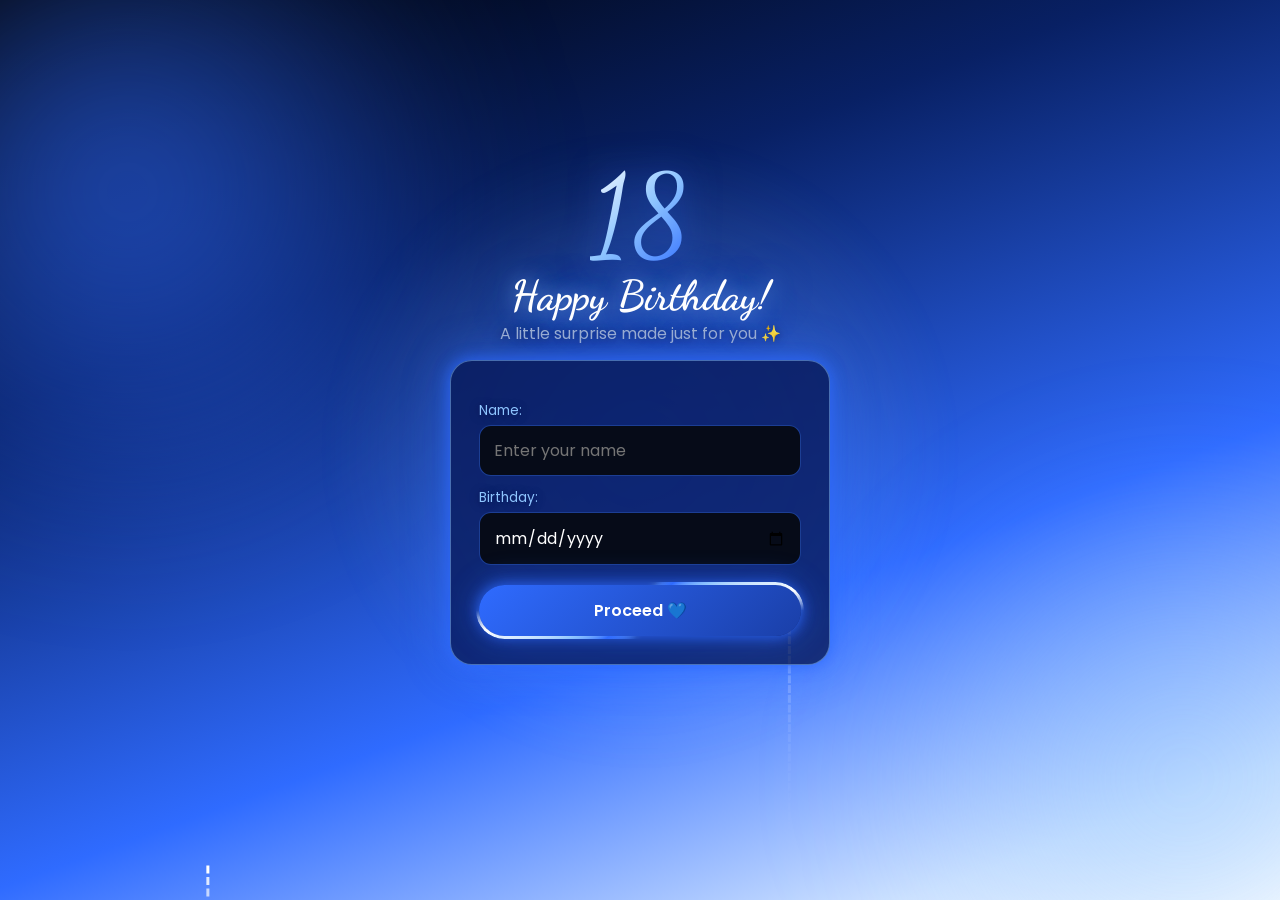
<file: index.html>
<!DOCTYPE html>
<html lang="en">
<head>
<meta charset="UTF-8">
<meta name="viewport" content="width=device-width, initial-scale=1">
<title>Happy 18th Birthday</title>
<link href="https://fonts.googleapis.com/css2?family=Dancing+Script:wght@600;700&family=Poppins:wght@300;400;600&family=Courier+Prime&display=swap" rel="stylesheet">
<link rel="stylesheet" href="style.css">
</head>
<body>
<section id="loginPage" class="page center">
  <div class="big18">18</div>
  <h1 style="font-size:2.6rem">Happy Birthday!</h1>
  <p style="color:var(--mut)">A little surprise made just for you ✨</p>
  <div class="box">
    <label for="nm">Name:</label><input id="nm" placeholder="Enter your name">
    <label for="bd">Birthday:</label><input id="bd" type="date">
    <button class="btn w" onclick="proceed()">Proceed 💙</button>
  </div>
</section>

<!-- all other pages open inside this frame, so the music is never interrupted -->
<iframe id="app" style="display:none;position:fixed;inset:0;width:100%;height:100%;border:0;z-index:5;background:#04060d"></iframe>

<script src="common.js"></script>
<script>
/* ===== EDIT HERE: background music (invisible; plays on every page except Music) ===== */
const BGM_SRC="song-1.mp3";
const BGM_VOLUME=1; // 0 to 1
/* ==================================================================================== */

try{startFireworks()}catch(e){}
const bgm=new Audio(BGM_SRC);bgm.loop=true;bgm.volume=BGM_VOLUME;
bgm.onerror=()=>alert('Cannot load music: '+BGM_SRC);
let started=false;

function proceed(){
  const n=$('nm').value.trim(),b=$('bd').value;
  if(!n||!b){alert('Please fill in your name and birthday 💙');return}
  try{localStorage.setItem('b18name',n)}catch(e){}
  bgm.play().then(()=>{started=true}).catch(()=>{}); // starts automatically on this tap
  confetti();
  setTimeout(()=>{
    $('loginPage').style.display='none';
    $('app').src='home.html';$('app').style.display='block';
  },1200);
}

// pause the music on the Music page, resume it on every other page
addEventListener('message',e=>{
  const p=e.data&&e.data.b18page;if(!p)return;
  if(p==='music.html')bgm.pause();
  else if(bgm.paused)bgm.play().then(()=>{started=true}).catch(()=>{});
});
</script>
</body>
</html>
</file>
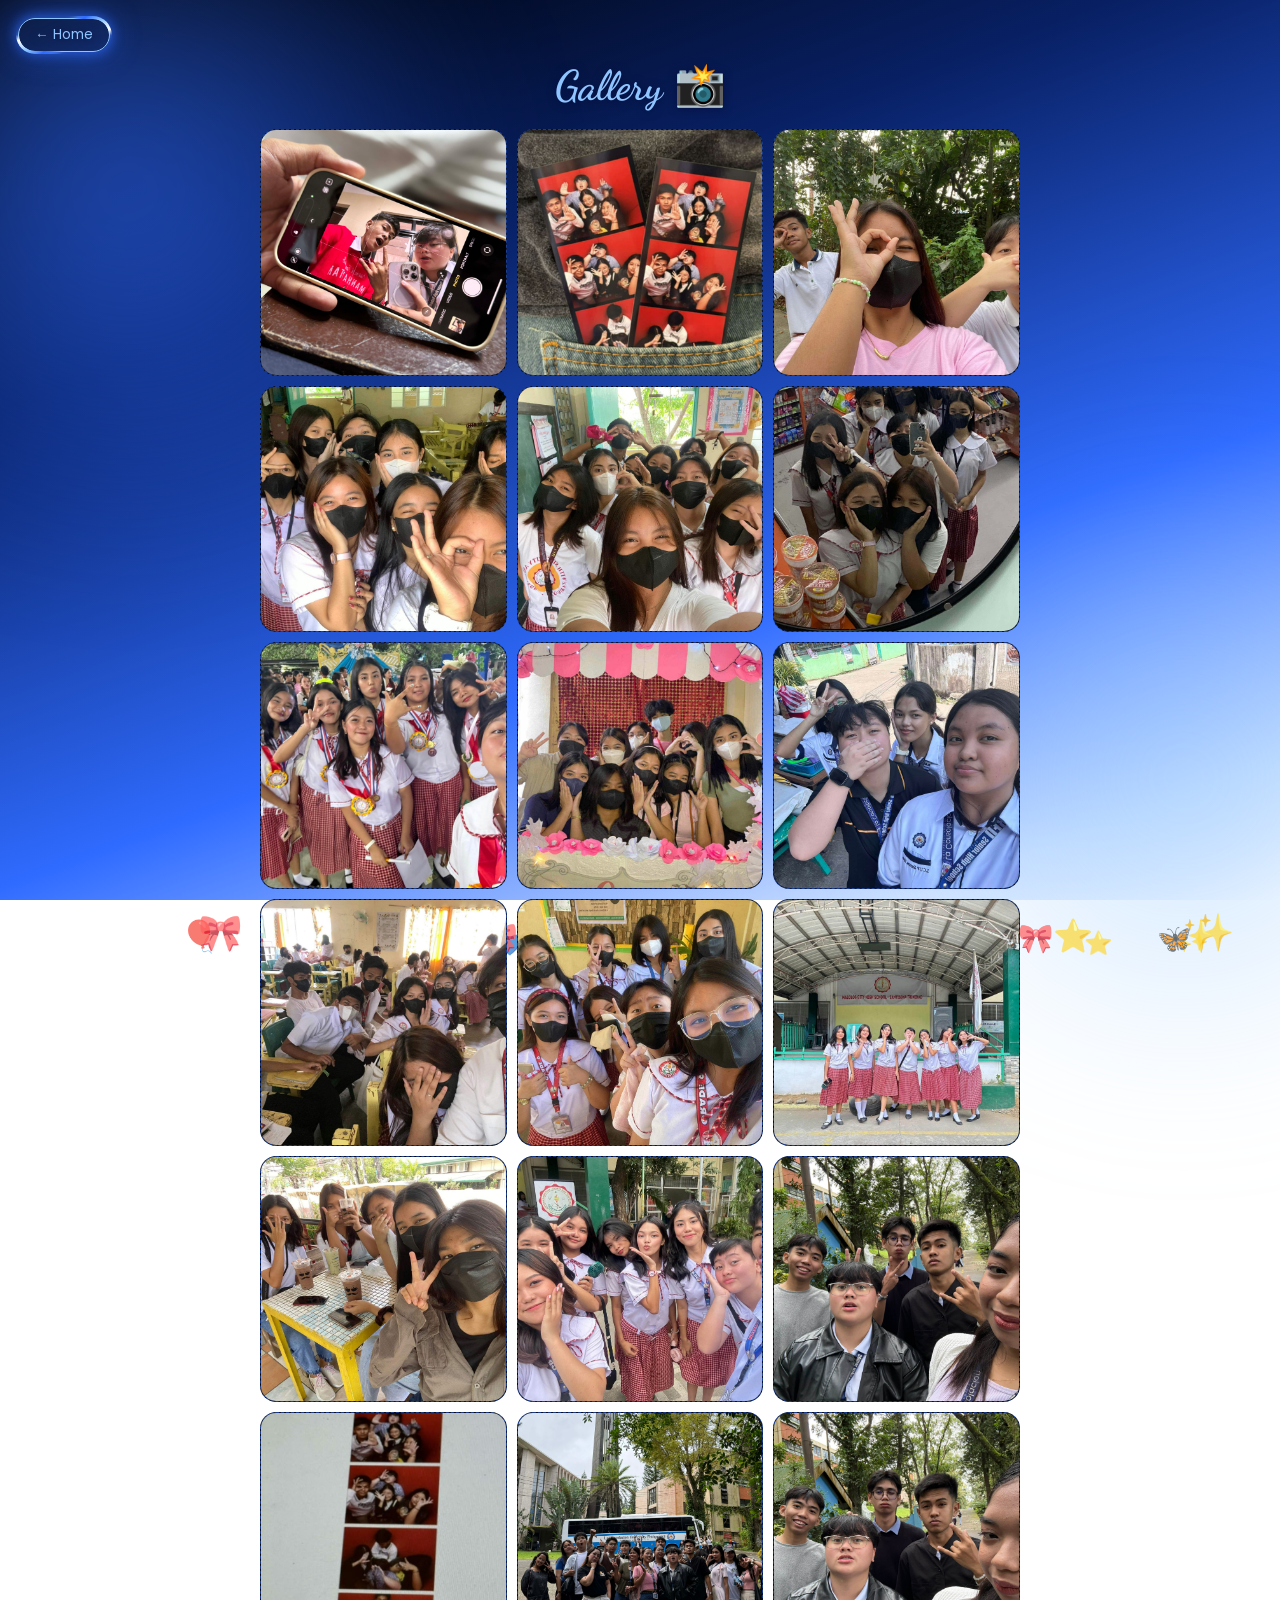
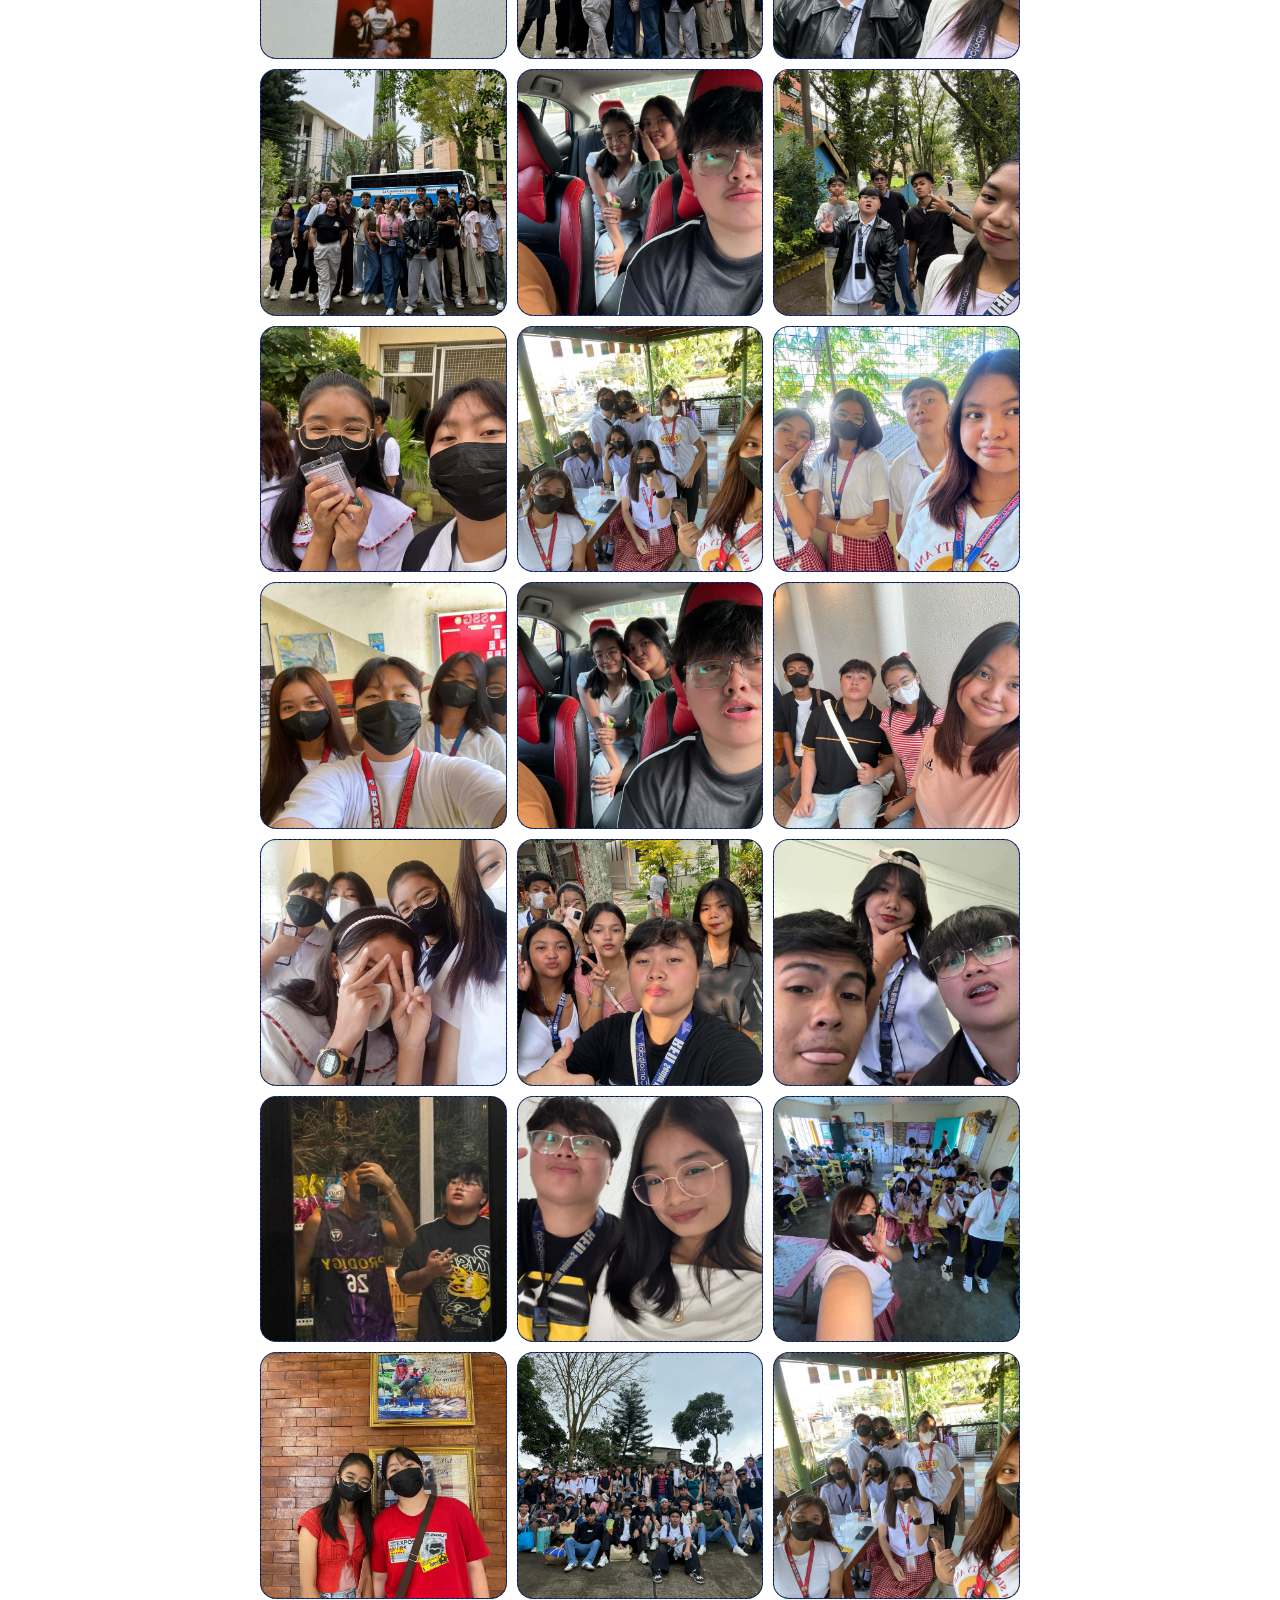
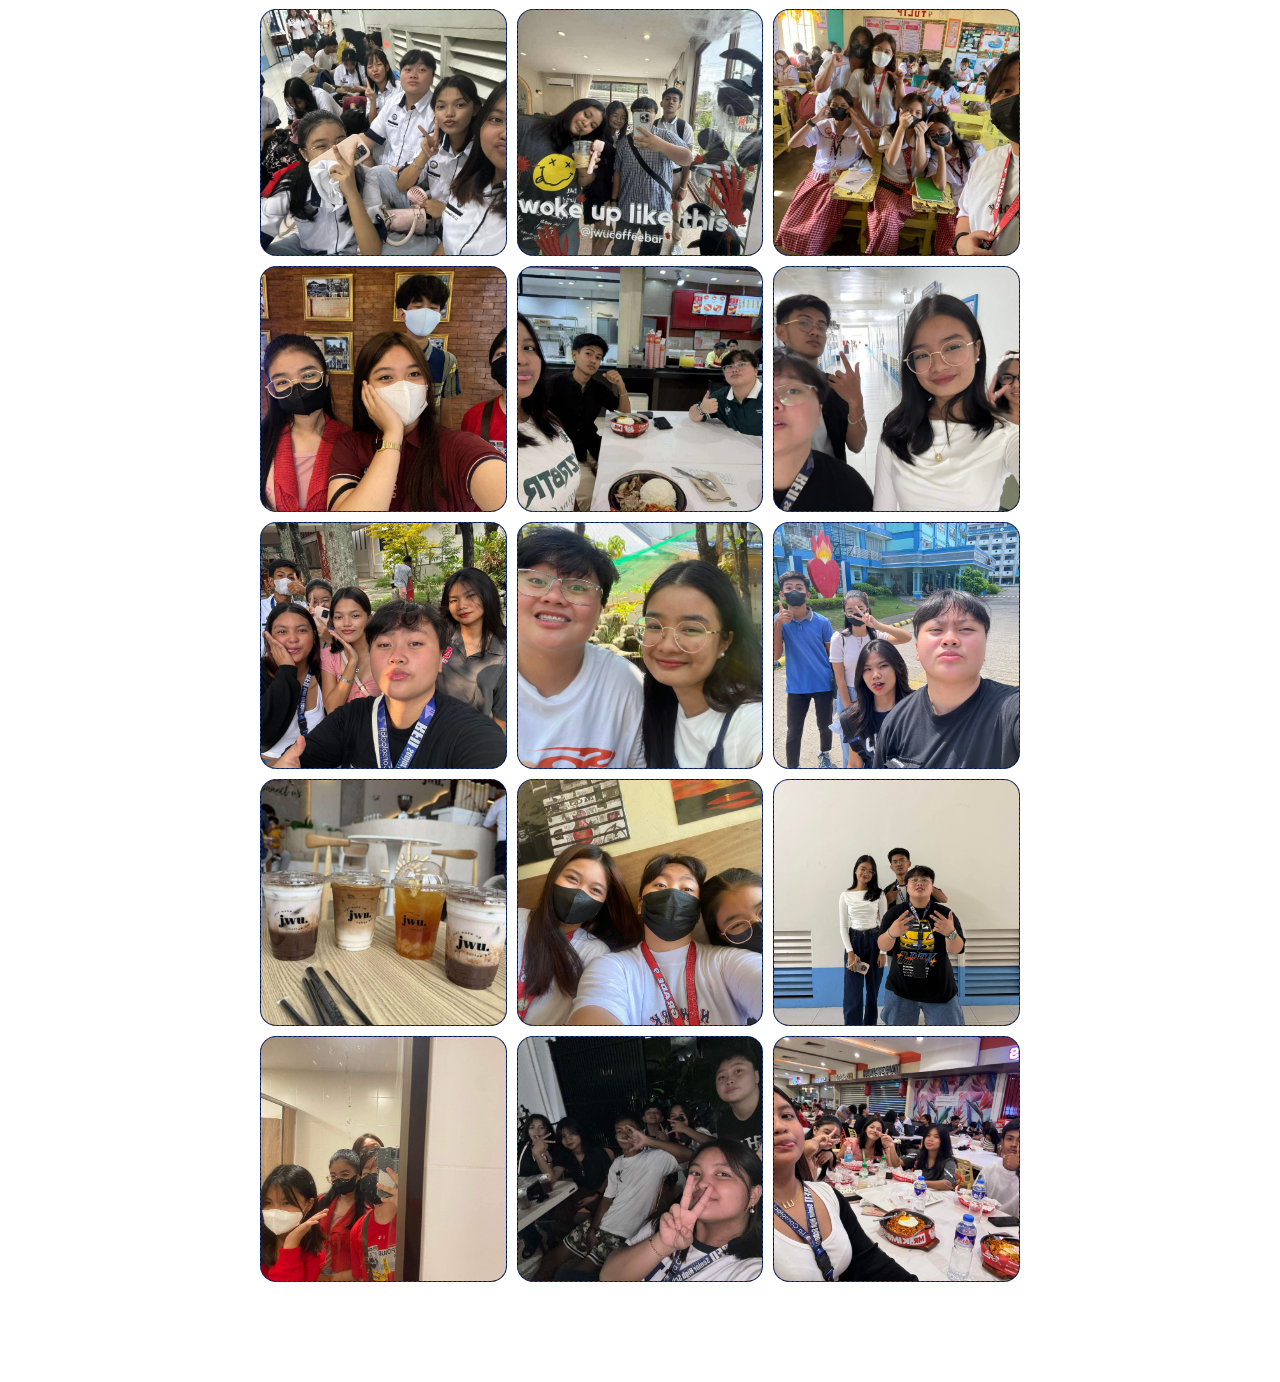
<file: gallery.html>
<!DOCTYPE html>
<html lang="en">
<head>
<meta charset="UTF-8">
<meta name="viewport" content="width=device-width, initial-scale=1">
<title>Gallery | Happy 18th</title>
<link href="https://fonts.googleapis.com/css2?family=Dancing+Script:wght@600;700&family=Poppins:wght@300;400;600&family=Courier+Prime&display=swap" rel="stylesheet">
<link rel="stylesheet" href="style.css">
</head>
<body>
<a class="back" href="home.html">← Home</a>
<section class="page">
  <h2>Gallery 📸</h2>
  <div class="grid g-pic" id="pg"></div>
</section>
<script src="common.js"></script>
<script>
/* ===== EDIT HERE: 50 photo slots =====
   Put an image link (or a file path like "photos/1.jpg") in a slot.
   Example: PHOTOS[0]="https://example.com/photo.jpg"; */
const PHOTOS=Array(51).fill("");
PHOTOS[0]="pic-1.jpeg" 
PHOTOS[1]="pic-2.jpeg" 
PHOTOS[2]="pic-3.jpeg" 
PHOTOS[3]="pic-4.jpeg" 
PHOTOS[4]="pic-5.jpeg" 
PHOTOS[5]="pic-6.jpeg" 
PHOTOS[6]="pic-7.jpeg" 
PHOTOS[7]="pic-8.jpeg" 
PHOTOS[8]="pic-9.jpeg" 
PHOTOS[9]="pic-10.jpeg" 
PHOTOS[10]="pic-11.jpeg" 
PHOTOS[11]="pic-12.jpeg" 
PHOTOS[12]="pic-13.jpeg" 
PHOTOS[13]="pic-14.jpeg" 
PHOTOS[14]="pic-A.jpeg"
PHOTOS[15]="pic-B.jpg" 
PHOTOS[16]="pic-C.jpeg" 
PHOTOS[17]="pic-D.jpeg" 
PHOTOS[18]="pic-E.jpeg" 
PHOTOS[19]="pic-F.jpeg" 
PHOTOS[20]="pic-G.jpeg" 
PHOTOS[21]="pic-H.jpeg" 
PHOTOS[22]="pic-I.jpeg" 
PHOTOS[23]="pic-J.jpeg" 
PHOTOS[24]="pic-K.jpeg" 
PHOTOS[25]="pic-L.jpeg" 
PHOTOS[26]="pic-O.jpeg" 
PHOTOS[27]="pic-P.jpeg" 
PHOTOS[28]="pic-Q.jpeg" 
PHOTOS[29]="pic-R.jpeg" 
PHOTOS[30]="pic-S.jpeg" 
PHOTOS[31]="pic-T.jpeg" 
PHOTOS[32]="pic-U.jpeg" 
PHOTOS[33]="pic-V.jpeg" 
PHOTOS[34]="pic-W.jpeg" 
PHOTOS[35]="pic-15.jpeg" 
PHOTOS[36]="pic-16.jpeg" 
PHOTOS[37]="pic-17.jpeg"
PHOTOS[38]="pic-18.jpeg" 
PHOTOS[39]="pic-19.jpeg" 
PHOTOS[40]="pic-20.jpeg" 
PHOTOS[41]="pic-21.jpeg"
PHOTOS[42]="pic-22.jpeg"
PHOTOS[43]="pic-23.jpeg" 
PHOTOS[44]="pic-24.jpeg" 
PHOTOS[45]="pic-25.jpeg" 
PHOTOS[46]="pic-26.jpeg" 
PHOTOS[47]="pic-27.jpeg" 
PHOTOS[48]="pic-28.jpeg" 
PHOTOS[49]="pic-29.jpeg" 
PHOTOS[50]="pic-30.jpeg"


/* ===================================== */

PHOTOS.forEach((u,i)=>{
 const d=document.createElement('div');d.className='slot';
 d.innerHTML=u?`<img loading="lazy" src="${u}" alt="Photo ${i+1}">`:`📷 ${i+1}`;
 if(u)d.onclick=()=>openM(`<img src="${u}" alt="Photo ${i+1}">`);
 $('pg').appendChild(d);
});
</script>
</body>
</html>
</file>
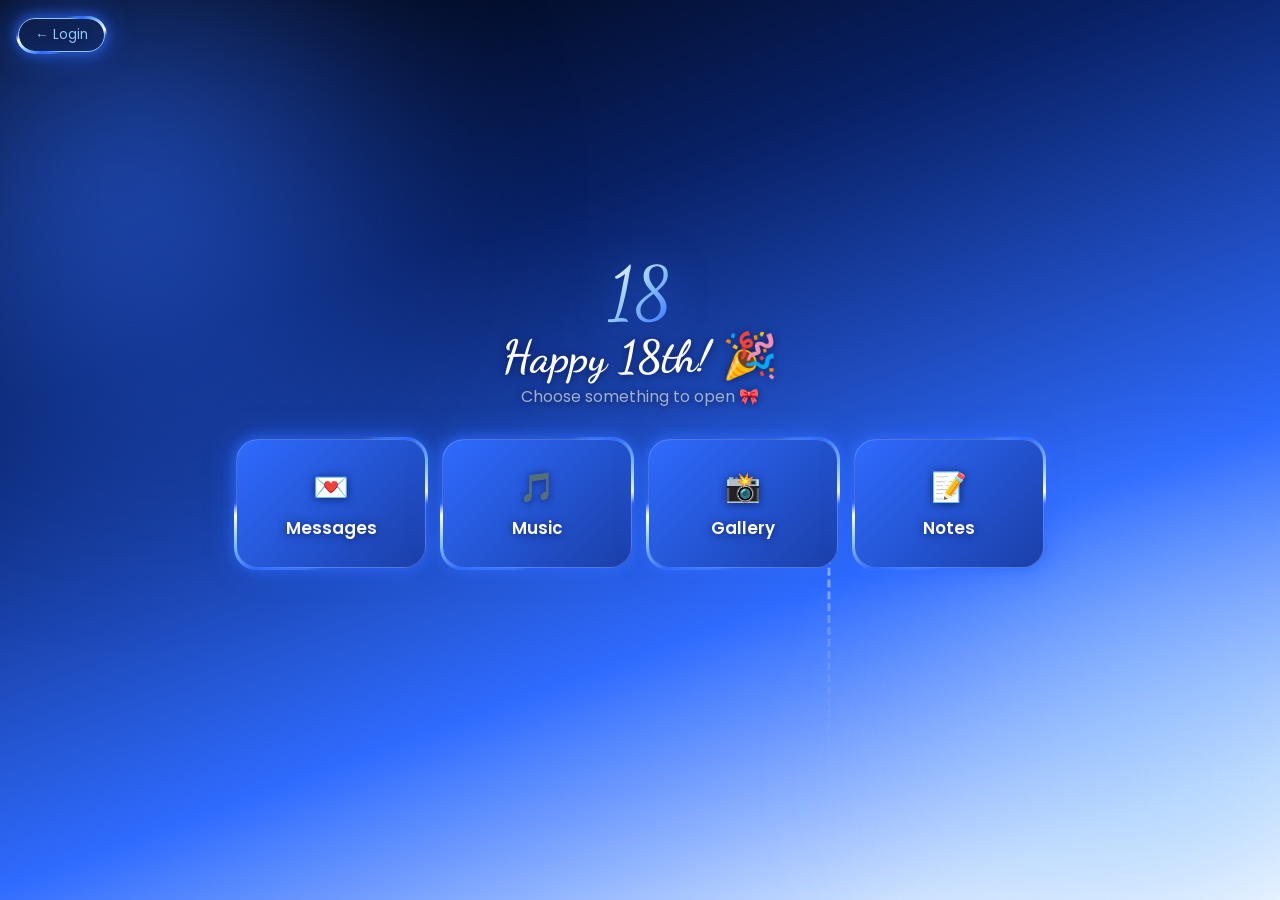
<file: home.html>
<!DOCTYPE html>
<html lang="en">
<head>
<meta charset="UTF-8">
<meta name="viewport" content="width=device-width, initial-scale=1">
<title>Home | Happy 18th</title>
<link href="https://fonts.googleapis.com/css2?family=Dancing+Script:wght@600;700&family=Poppins:wght@300;400;600&family=Courier+Prime&display=swap" rel="stylesheet">
<link rel="stylesheet" href="style.css">
</head>
<body>
<a class="back" href="index.html" target="_top">← Login</a>
<section class="page center">
  <div class="big18" style="font-size:4.5rem">18</div>
  <h1 id="hi" style="font-size:2.8rem">Happy 18th! 🎉</h1>
  <p style="color:var(--mut)">Choose something to open 🎀</p>
  <div class="menu">
    <a class="btn" href="messages.html"><span>💌</span>Messages</a>
    <a class="btn" href="music.html"><span>🎵</span>Music</a>
    <a class="btn" href="gallery.html"><span>📸</span>Gallery</a>
    <a class="btn" href="notes.html"><span>📝</span>Notes</a>
  </div>
</section>
<script src="common.js"></script>
<script>
try{const n=getName();if(n)document.getElementById('hi').textContent='Happy 18th, '+n+'! 🎉'}catch(e){}
try{startFireworks()}catch(e){}
</script>
</body>
</html>
</file>
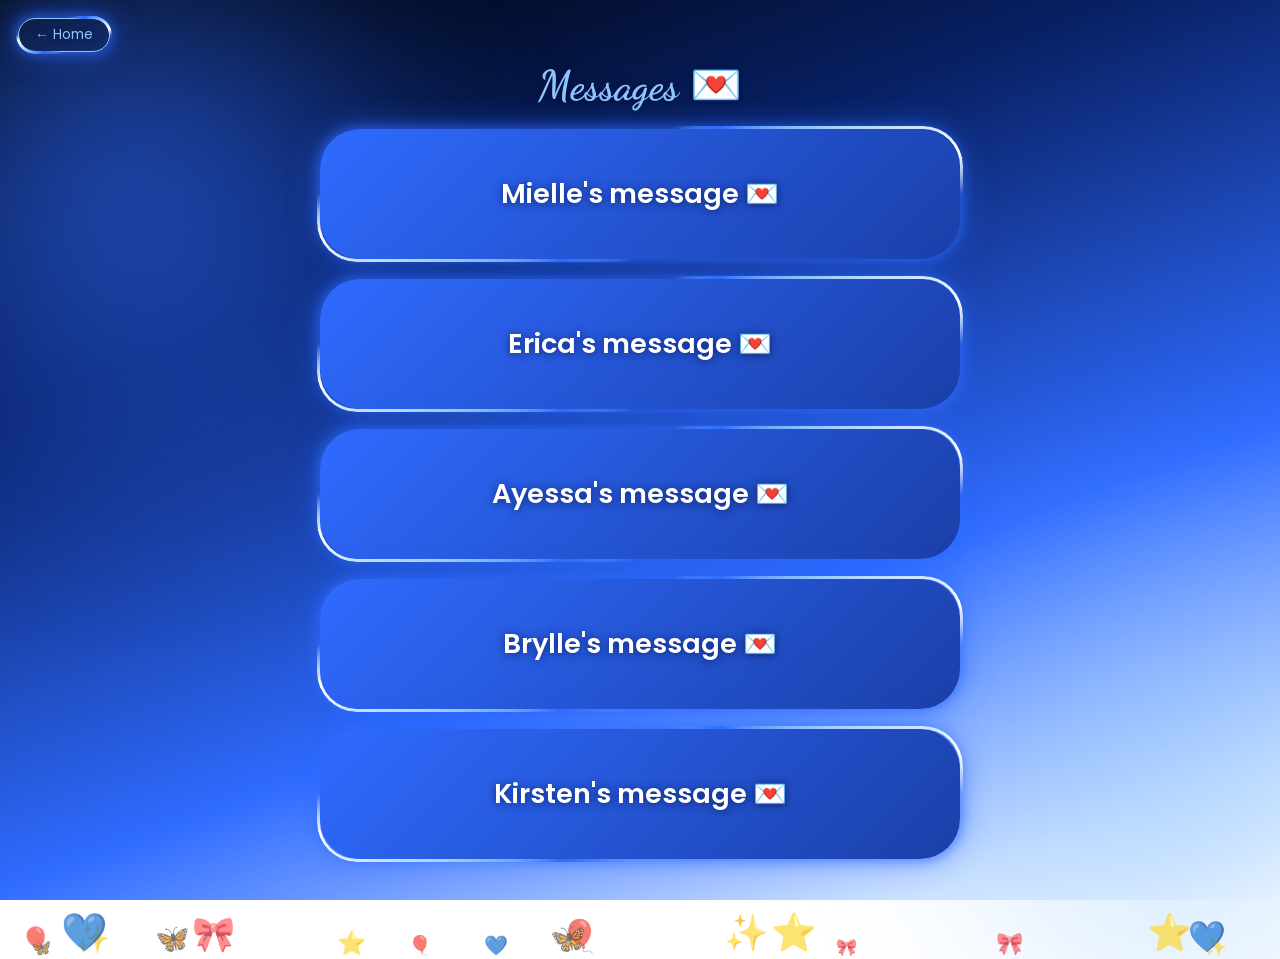
<file: messages.html>
<!DOCTYPE html>
<html lang="en">
<head>
<meta charset="UTF-8">
<meta name="viewport" content="width=device-width, initial-scale=1">
<title>Messages | Happy 18th</title>
<link href="https://fonts.googleapis.com/css2?family=Dancing+Script:wght@600;700&family=Poppins:wght@300;400;600&family=Courier+Prime&display=swap" rel="stylesheet">
<link rel="stylesheet" href="style.css">
</head>
<body>
<a class="back" href="home.html">← Home</a>
<section class="page wide">
  <h2>Messages 💌</h2>
  <div class="mbtns" id="mb"></div>
</section>
<script src="common.js"></script>
<script>
/* ===== EDIT HERE: names and letters ===== */
const MESSAGES=[
 {from:"Mielle",text:"Dear you,\n\n Happy birthday, kie!    ⋆i hope you know that your presence has never frightened me, as someone who has always been scared of so many things. there’s just something about you that makes everything feel a little softer and a little less scary. i hope you know how much i appreciate that. i’m really glad i get to know you and have you in my life. i love chu, always and in all ways. 🩷 \n\nWith love,\nMielle"},
 
 {from:"Erica",text:"Dear you,\n\nHappy Birthday KIEEEE! Official adult ka na talaga, pero kahit tumatanda na tayo, wala pa ring magbabago sa friendship natin. Super thankful ako sa lahat ng chika, tawanan, at support mo through everything. Wish ko lang talaga na makuha mo lahat ng blessings and happiness na deserve mo sa bagong chapter na ‘to. Remember na nandito lang ako lagi cheering for you—love you always kie! 💗\n\nWith love,\nErica"},

 {from:"Ayessa",text:"Dear you,\n\nHappy 18th birthday, kiesha! wishing you all the best as you step into this new chapter of your life. always remember that I’m here for you through every joy and every challenge. even though we don’t get to spend as much time together as we used to, i’m still right here as your friend, ready to support you and cheer you on in every one of your victories. thank you for being such a loving friend and for bringing so much happiness to our friendship. these nearly five years of being friends mean the world to me and you’ve been such a wonderful part of my life too. please always remember that i'm still here for you. i love you so much, kiesha! have the happiest birthday!\n\nWith love,\nAyessa"},
 
 {from:"Brylle",text:"Dear you,\n\n Happy 18th birthday! Meeting you was one of the best things that ever happened to me. You turned ordinary days into memories I'll keep forever. Thank you for listening, for laughing with me, and for staying when things got hard. A real friend is rare, and you are one of the truest I've ever had. As you step into adulthood, I hope you chase every dream and always remember you're never alone. Whatever comes next, I'll be cheering for you every step of the way. Here's to you, to us, and to so many more years of friendship. Always remember that I'm always here for you, no matter what. love u! \n\nWith love,\nBrylle"},
 
 {from:"Kirsten",text:"Dear you,\n\n Happy birthday, pogi! best buddy ko 'to sa math kasi pareho tayong math wizard, tipong 8+7 nag lo-loading tayong dalawa, jk. I don't need to explain or recall every single detail of our friendship. all I know is that my high school years were so much better simply because you were there. stressing ang SHS, pero I'm glad na nandiyan kayo, kaya tawa pa rin ako nang tawa, mamamatay na ata ako no'n sa sakit ng tyan ko.  I wish nothing but the best for you— 'yun ay magkaroon ng good health at ma-pursue mo 'yung passion mo. At the end of the day, kahit hindi na tayo magkasama sa iisang classroom, naging pamilya ko na kayo, I'll always be in your corner cheering you on. \n\nWith love,\nKirsten"}
];
const TYPE_SPEED=70; // milliseconds per letter (bigger = slower)
/* ======================================== */

// each button gets its own message box directly under it
let tt;
MESSAGES.forEach(m=>{
 const w=document.createElement('div');
 const b=document.createElement('button');b.className='btn';b.textContent=m.from+"'s message 💌";
 const p=document.createElement('div');p.className='paper';
 b.onclick=()=>show(p,b,m.text);
 w.append(b,p);$('mb').appendChild(w);
});
function show(p,b,t){
 clearInterval(tt);
 if(p.style.display==='block'){p.style.display='none';p.textContent='';return} // tap again = close
 document.querySelectorAll('.paper').forEach(e=>{if(e!==p){e.style.display='none';e.textContent=''}});
 p.style.display='block';p.className='paper';p.textContent='';
 b.scrollIntoView({behavior:'smooth',block:'start'});
 let i=0;
 tt=setInterval(()=>{p.textContent+=t[i++];p.scrollTop=p.scrollHeight;
  if(i>=t.length){clearInterval(tt);p.classList.add('done')}},TYPE_SPEED);
}
</script>
</body>
</html>
</file>
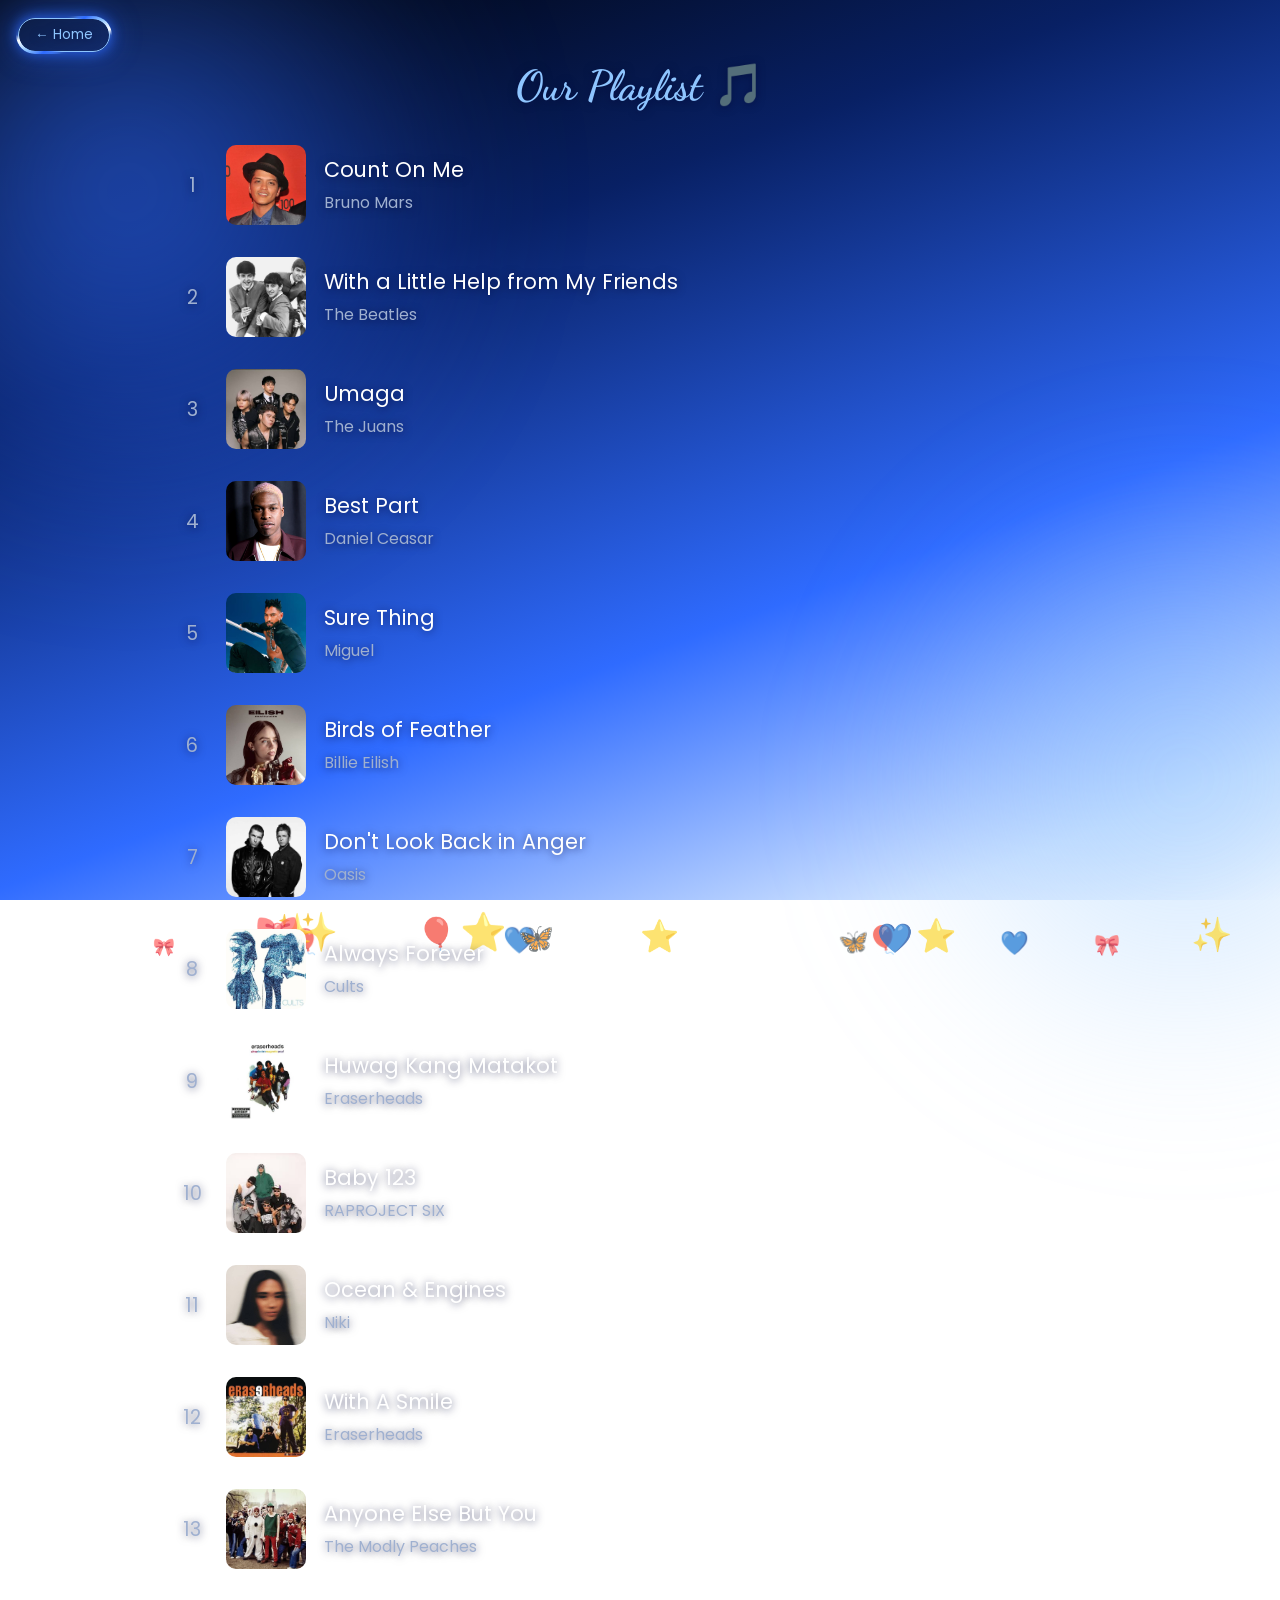
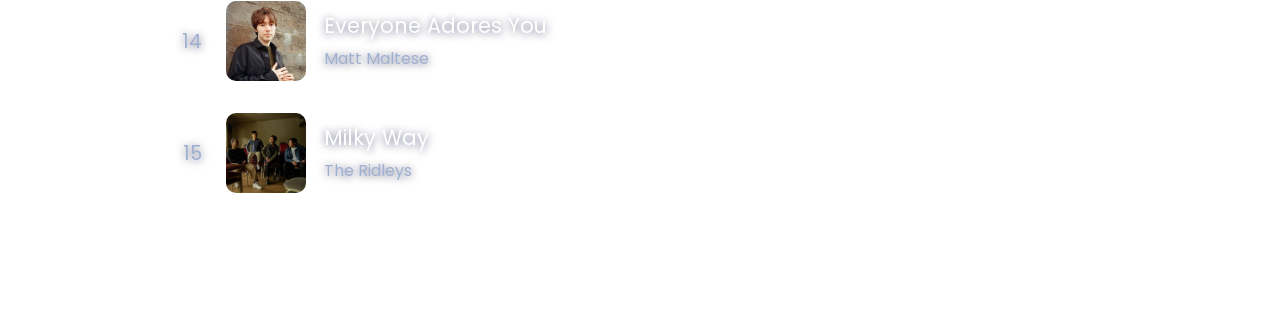
<file: music.html>
<!DOCTYPE html>
<html lang="en">
<head>
<meta charset="UTF-8">
<meta name="viewport" content="width=device-width, initial-scale=1">
<title>Music | Happy 18th</title>
<link href="https://fonts.googleapis.com/css2?family=Dancing+Script:wght@600;700&family=Poppins:wght@300;400;600&family=Courier+Prime&display=swap" rel="stylesheet">
<link rel="stylesheet" href="style.css">
</head>
<body>
<a class="back" href="home.html">← Home</a>
<section class="page">
  <h2>Our Playlist 🎵</h2>
  <div id="songs"></div>
</section>
<div id="player"><div class="pi">
  <div class="pinfo"><div class="cov" id="pc"></div><div><div id="pt" style="font-weight:600"></div><small id="pa" style="color:var(--mut)"></small></div></div>
  <div class="ctrl">
    <div><button onclick="step(-1)">⏮</button><button class="pp" id="pp" onclick="toggle()">▶</button><button onclick="step(1)">⏭</button></div>
    <div class="bar"><span id="cur">0:00</span><input type="range" id="seek" value="0" min="0" max="100" step="0.1"><span id="dur">0:00</span></div>
  </div>
</div></div>
<script src="common.js"></script>
<script>
/* ===== EDIT HERE: 12 songs =====
   src   = link to an .mp3 file (or a file in the same folder, e.g. "songs/one.mp3")
   cover = link to an image (optional) */
const SONGS=[
 {title:"Count On Me",artist:"Bruno Mars",src:"song-2.mp3",cover:"cover-B.jpeg"}, 
 
 {title:"With a Little Help from My Friends",artist:"The Beatles",src:"song-3.mp3",cover:"cover-C.jpeg"},
 
 {title:"Umaga",artist:"The Juans",src:"song-4.mp3",cover:"cover-D.jpeg"}
 
 ,{title:"Best Part",artist:"Daniel Ceasar",src:"song-5.mp3",cover:"cover-E.jpg"},
 
 {title:"Sure Thing",artist:"Miguel",src:"song-6.mp3",cover:"cover-F.jpeg"}
 
 ,{title:"Birds of Feather",artist:"Billie Eilish",src:"song-7.mp3",cover:"cover-G.jpeg"},
 
 {title:"Don't Look Back in Anger",artist:"Oasis",src:"song-8.mp3",cover:"cover-H.jpeg"}
 
 ,{title:"Always Forever",artist:"Cults",src:"song-9.mp3",cover:"cover-I.jpeg"},
 
 {title:"Huwag Kang Matakot",artist:"Eraserheads",src:"song-10.mp3",cover:"cover-J.jpeg"}
 
 ,{title:"Baby 123",artist:"RAPROJECT SIX",src:"song-11.mp3",cover:"cover-K.jpeg"},

 {title:"Ocean & Engines",artist:"Niki",src:"song-12.mp3",cover:"cover-L.jpeg"}
 
 ,{title:"With A Smile",artist:"Eraserheads",src:"song-13.mp3",cover:"cover-M.jpeg"}, 
 
 {title:"Anyone Else But You",artist:"The Modly Peaches",src:"song-14.mp3",cover:"cover-N.jpeg"}, 
 
 {title:"Everyone Adores You",artist:"Matt Maltese",src:"song-15.mp3",cover:"cover-O.jpeg"}, 
 
 {title:"Milky Way",artist:"The Ridleys",src:"song-16.mp3",cover:"cover-P.jpeg"}
];
/* =============================== */

const au=new Audio();let cur=-1,playing=false,sim=0,simT;
const fmt=s=>isNaN(s)?'0:00':Math.floor(s/60)+':'+String(Math.floor(s%60)).padStart(2,'0');
SONGS.forEach((s,i)=>{const d=document.createElement('div');d.className='song';d.id='s'+i;
 d.innerHTML=`<div class="n">${i+1}</div><div class="cov" style="${s.cover?`background-image:url(${s.cover})`:''}">${s.cover?'':'♪'}</div><div><div class="t">${s.title}</div><small>${s.artist}</small></div>`;
 d.onclick=()=>play(i);$('songs').appendChild(d)});
function play(i){cur=i;const s=SONGS[i];$('player').style.display='block';
 document.querySelectorAll('.song').forEach(e=>e.classList.remove('on'));$('s'+i).classList.add('on');
 $('pt').textContent=s.title;$('pa').textContent=s.artist;
 $('pc').style.backgroundImage=s.cover?`url(${s.cover})`:'';$('pc').textContent=s.cover?'':'♪';
 clearInterval(simT);sim=0;
 if(s.src){au.src=s.src;au.play().catch(()=>{})}
 else{au.pause();au.removeAttribute('src');simT=setInterval(()=>{if(playing){sim+=.25;upd(sim,200);if(sim>=200)step(1)}},250)}
 playing=true;$('pp').textContent='⏸'}
function toggle(){if(cur<0)return play(0);playing=!playing;$('pp').textContent=playing?'⏸':'▶';
 if(au.src)playing?au.play():au.pause()}
function step(d){play((cur+d+SONGS.length)%SONGS.length)}
function upd(c,t){$('seek').value=t?c/t*100:0;$('cur').textContent=fmt(c);$('dur').textContent=fmt(t)}
au.onerror=()=>{if(au.getAttribute('src'))alert('Cannot load this song file:\n'+au.getAttribute('src')+'\n\nCheck that the file name and folder match exactly.')};
au.ontimeupdate=()=>upd(au.currentTime,au.duration);au.onended=()=>step(1);
$('seek').oninput=e=>{if(au.src&&au.duration)au.currentTime=e.target.value/100*au.duration;else sim=e.target.value/100*200}
</script>
</body>
</html>
</file>
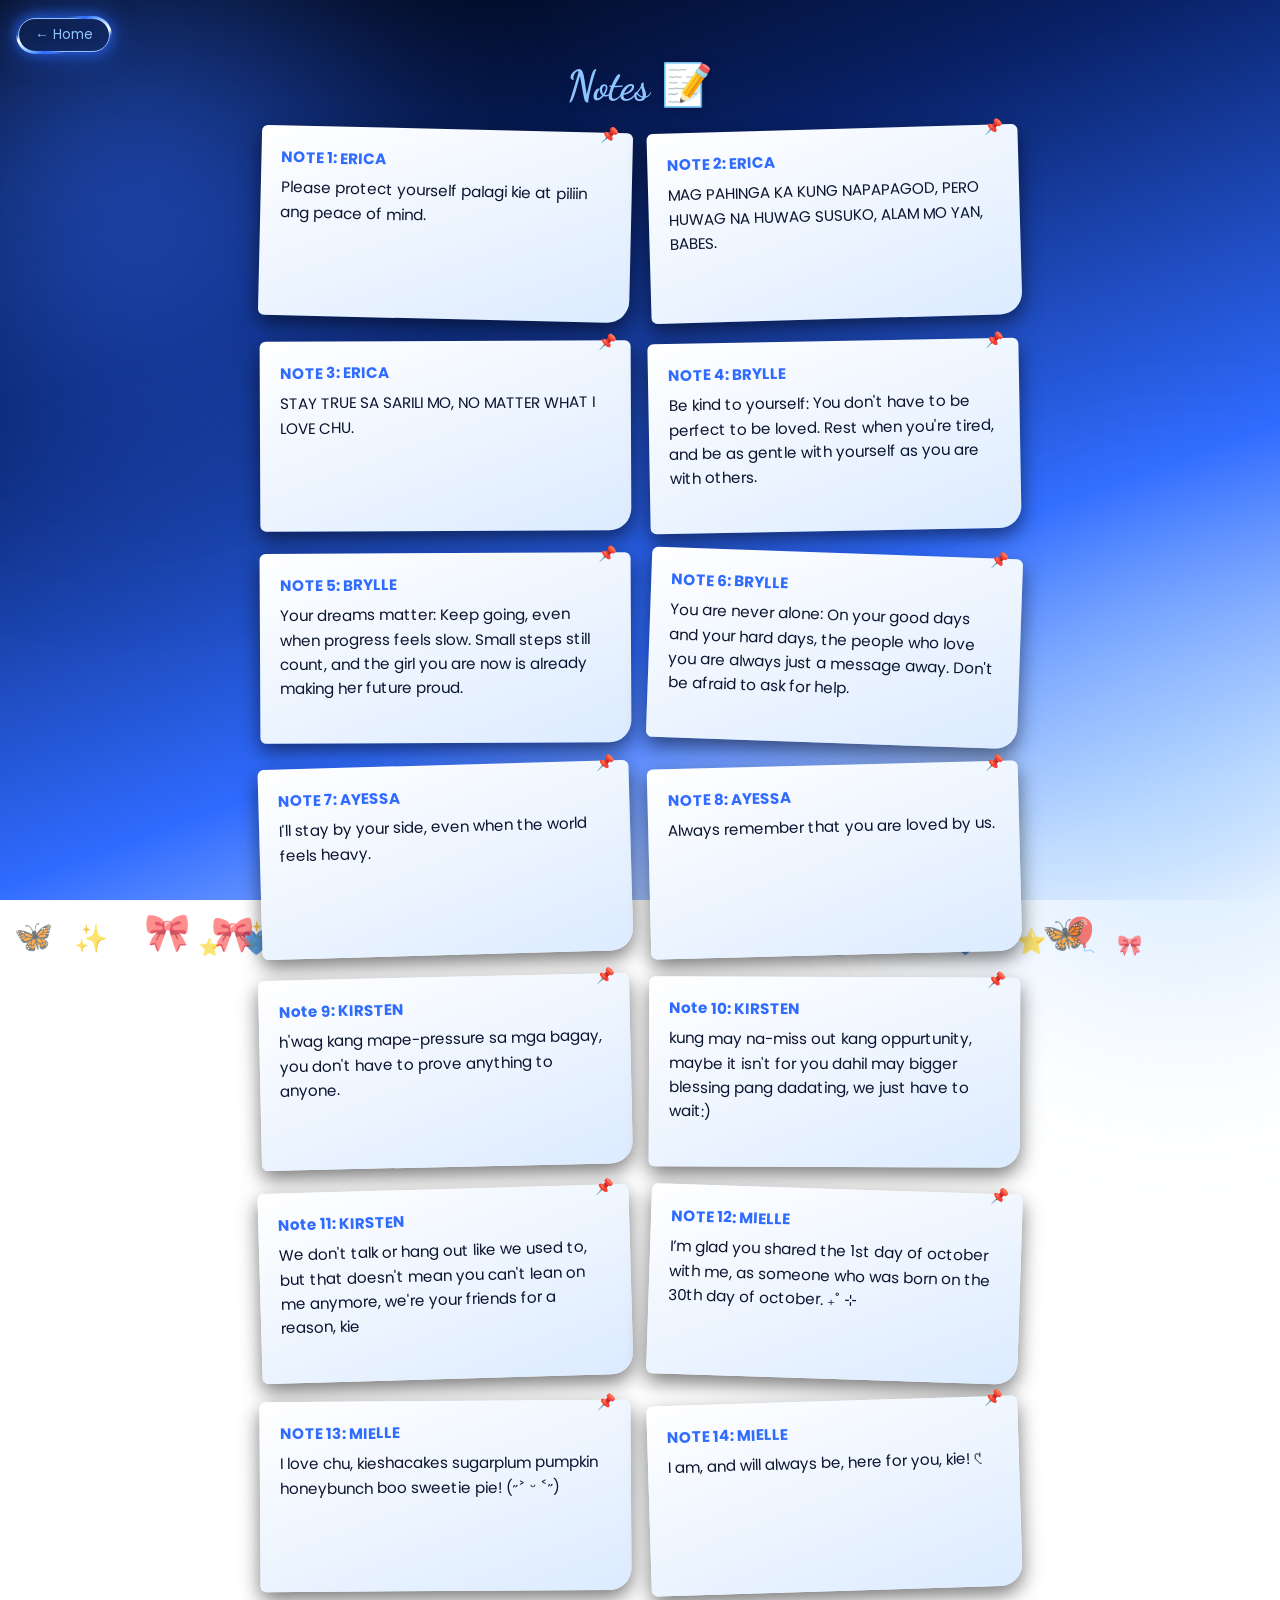
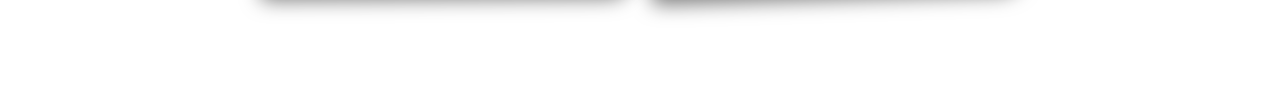
<file: notes.html>
<!DOCTYPE html>
<html lang="en">
<head>
<meta charset="UTF-8">
<meta name="viewport" content="width=device-width, initial-scale=1">
<title>Notes | Happy 18th</title>
<link href="https://fonts.googleapis.com/css2?family=Dancing+Script:wght@600;700&family=Poppins:wght@300;400;600&family=Courier+Prime&display=swap" rel="stylesheet">
<link rel="stylesheet" href="style.css">
</head>
<body>
<a class="back" href="home.html">← Home</a>
<section class="page">
  <h2>Notes 📝</h2>
  <div class="grid g-note" id="ng"></div>
</section>
<script src="common.js"></script>
<script>
/* ===== EDIT HERE: up to 10 notes (t = title, x = text) ===== */
const NOTES=[
 {t:"NOTE 1: ERICA",x:"Please protect yourself palagi kie at piliin ang peace of mind. "},
 {t:"NOTE 2: ERICA",x:"MAG PAHINGA KA KUNG NAPAPAGOD, PERO HUWAG NA HUWAG SUSUKO, ALAM MO YAN, BABES. "},
 {t:"NOTE 3: ERICA",x:"STAY TRUE SA SARILI MO, NO MATTER WHAT I LOVE CHU."},
 
 {t:"NOTE 4: BRYLLE",x:"Be kind to yourself:  You don't have to be perfect to be loved. Rest when you're tired, and be as gentle with yourself as you are with others."},
 
 {t:"NOTE 5: BRYLLE",x:"Your dreams matter:   Keep going, even when progress feels slow. Small steps still count, and the girl you are now is already making her future proud. "},
 
 {t:"NOTE 6: BRYLLE",x:"You are never alone:   On your good days and your hard days, the people who love you are always just a message away. Don't be afraid to ask for help. "},
 
 
 {t:"NOTE 7: AYESSA",x:"I'll stay by your side, even when the world feels heavy. "}, 
 
 {t:"NOTE 8: AYESSA",x:"Always remember that you are loved by us."},
 
 {t:"Note 9: KIRSTEN",x:"h'wag kang mape-pressure sa mga bagay, you don't have to prove anything to anyone. "},
 {t:"Note 10: KIRSTEN",x:"kung may na-miss out kang oppurtunity, maybe it isn't for you dahil may bigger blessing pang dadating, we just have to wait:) "}, 
  {t:"Note 11: KIRSTEN",x:"We don't talk or hang out like we used to, but that doesn't mean you can't lean on me anymore, we're your friends for a reason, kie"},  
  {t:"NOTE 12: MIELLE",x:"I’m glad you shared the 1st day of october with me, as someone who was born on the 30th day of october. ₊˚ ⊹"}, 
  
   {t:"NOTE 13: MIELLE",x:"I love chu, kieshacakes sugarplum pumpkin honeybunch boo sweetie pie! (˶˃ ᵕ ˂˶)"},
    {t:"NOTE 14: MIELLE",x:"I am, and will always be, here for you, kie!  𑣲"},

];
/* =========================================================== */

NOTES.forEach(n=>{
 const d=document.createElement('div');d.className='note';
 d.style.setProperty('--r',(Math.random()*4-2)+'deg');
 d.innerHTML=`<b>${n.t}</b>${n.x}`;
 $('ng').appendChild(d);
});
</script>
</body>
</html>
</file>
<file: style.css>
:root{--bg:#04060d;--blue:#2f6bff;--sky:#8ec5ff;--white:#fff;--mut:#9fb0d0}
*{box-sizing:border-box;margin:0;padding:0}
body{font-family:'Poppins',sans-serif;background:linear-gradient(160deg,#000000 0,#082064 30%,#2f6bff 65%,#cfe3ff 90%,#ffffff 100%) fixed;color:var(--white);min-height:100vh;overflow-x:hidden}
h1,h2{font-family:'Dancing Script',cursive}
.page{min-height:100vh;padding:24px 18px 100px;max-width:1000px;margin:auto;position:relative;z-index:2;animation:fade .6s}
@keyframes fade{from{opacity:0;transform:translateY(14px)}to{opacity:1}}
.center{display:flex;flex-direction:column;align-items:center;justify-content:center;text-align:center}
.big18{font-family:'Dancing Script',cursive;font-size:7rem;line-height:1;background:linear-gradient(135deg,#fff,var(--sky),var(--blue));-webkit-background-clip:text;background-clip:text;color:transparent;filter:drop-shadow(0 0 18px #2f6bff88)}
.box{background:rgba(8,26,90,.8);border:1px solid #8ec5ff77;border-radius:22px;padding:28px;width:100%;max-width:380px;box-shadow:0 0 40px #2f6bff33;margin-top:14px}
label{display:block;text-align:left;font-size:.85rem;color:var(--sky);margin:12px 0 4px}
input{width:100%;padding:12px 14px;border-radius:12px;border:1px solid #2f6bff88;background:#060b18;color:#fff;font:inherit}
.btn{display:inline-block;text-decoration:none;cursor:pointer;border:0;border-radius:40px;padding:13px 28px;font:600 1rem 'Poppins';color:#fff;background:linear-gradient(135deg,var(--blue),#1a3fa8);box-shadow:0 6px 22px #2f6bff55;transition:.25s}
.btn:hover{transform:translateY(-3px) scale(1.03);box-shadow:0 10px 30px #2f6bffaa}
.btn.w{width:100%;margin-top:20px}
.back{position:absolute;top:18px;left:18px;text-decoration:none;border:1px solid var(--sky);color:var(--sky);border-radius:30px;padding:6px 16px;font-size:.85rem}
h2{font-size:2.6rem;text-align:center;margin:36px 0 18px;color:var(--sky)}
.menu{display:flex;flex-wrap:wrap;justify-content:center;gap:16px;margin-top:30px;width:100%}
.menu .btn{width:190px;padding:26px 10px;font-size:1.05rem;border:1px solid #ffffff33;border-radius:22px}
.menu span{display:block;font-size:1.8rem;margin-bottom:6px}
.grid{display:grid;gap:12px}
.g-pic{grid-template-columns:repeat(3,minmax(0,1fr));gap:10px;max-width:760px;margin:0 auto}
.g-vid{grid-template-columns:repeat(auto-fill,minmax(230px,1fr))}
.g-note{display:grid;grid-template-columns:repeat(2,minmax(0,1fr));gap:22px 18px;max-width:760px;margin:0 auto}
.g-note .note{width:auto;min-height:190px;overflow-wrap:anywhere}
.slot{aspect-ratio:1;border-radius:16px;overflow:hidden;background:linear-gradient(135deg,#0d1b3d,#050912);border:1px dashed #2f6bff77;display:flex;align-items:center;justify-content:center;color:var(--mut);font-size:.8rem;cursor:pointer;position:relative;transition:.25s}
.slot:hover{transform:scale(1.03);border-color:var(--sky)}
.slot img{width:100%;height:100%;object-fit:cover}
.vslot{aspect-ratio:16/9}
.play{position:absolute;inset:0;display:flex;align-items:center;justify-content:center;font-size:2.4rem;background:#0006}
/* messages */
.mbtns{display:grid;grid-template-columns:1fr;gap:20px;max-width:640px;margin:0 auto}
.mbtns .btn{width:100%;padding:44px 20px;font-size:1.7rem}
.wide{max-width:1200px}
.paper{margin-top:22px;background:#f8fbff;color:#0b1530;border-radius:18px;padding:36px;max-height:70vh;min-height:50vh;overflow-y:auto;font-family:'Courier Prime',monospace;font-size:1.6rem;line-height:2;white-space:pre-wrap;box-shadow:0 0 30px #2f6bff55;border-left:8px solid var(--blue);display:none}
.paper::after{content:'|';animation:blink 1s infinite}
.paper.done::after{content:''}
@keyframes blink{50%{opacity:0}}
/* notes */
.note{background:linear-gradient(160deg,#fff,#dcebff);color:#0b1530;padding:20px;border-radius:6px 6px 22px 6px;min-height:160px;transform:rotate(var(--r));box-shadow:0 8px 20px #0008;font-size:.95rem;line-height:1.6;position:relative}
.note b{display:block;color:var(--blue);margin-bottom:6px}
.note:before{content:'📌';position:absolute;top:-10px;right:14px}
/* music */
.song{display:flex;align-items:center;gap:18px;padding:16px 18px;font-size:1.3rem;border-radius:14px;cursor:pointer;transition:.2s}
.song:hover{background:#ffffff14}
.song.on{background:#2f6bff33}
.song.on .t{color:var(--sky)}
.song .n{width:32px;font-size:1.2rem;color:var(--mut);text-align:center}
.song small{color:var(--mut);font-size:1rem}
.cov{width:80px;height:80px;border-radius:10px;font-size:1.8rem;background:linear-gradient(135deg,var(--blue),#000);background-size:cover;flex:none;display:flex;align-items:center;justify-content:center}
#player{position:fixed;bottom:0;left:0;right:0;background:#050912f2;border-top:1px solid #2f6bff66;padding:10px 16px;display:none;z-index:20;backdrop-filter:blur(10px)}
.pi{max-width:1000px;margin:auto;display:flex;align-items:center;gap:16px;flex-wrap:wrap}
.pinfo{display:flex;align-items:center;gap:12px;flex:1;min-width:150px}
.ctrl{display:flex;flex-direction:column;align-items:center;flex:2;min-width:240px;gap:6px}
.ctrl div{display:flex;gap:18px;align-items:center}
.ctrl button{background:none;border:0;color:#fff;font-size:1.9rem;cursor:pointer}
.ctrl .pp{background:#fff;color:#000;width:60px;height:60px;border-radius:50%;font-size:1.6rem}
.bar{display:flex;gap:10px;align-items:center;width:100%;font-size:.9rem;color:var(--mut)}
.bar input{padding:0;accent-color:var(--sky);height:8px}
/* modal */
#modal{position:fixed;inset:0;background:#000d;display:none;align-items:center;justify-content:center;z-index:50;padding:16px}
#modal .in{max-width:900px;width:100%}
#modal img,#modal video,#modal iframe{width:100%;max-height:80vh;border-radius:14px;border:0;background:#000}
#modal iframe,#modal video{aspect-ratio:16/9}
#modal button{margin-top:10px;float:right}
/* decor */
.fl{position:fixed;bottom:-60px;z-index:1;pointer-events:none;animation:rise linear infinite;opacity:.7}
@keyframes rise{to{transform:translateY(-115vh) rotate(40deg)}}
.cf{position:fixed;top:-10px;width:9px;height:14px;z-index:60;pointer-events:none;animation:fall linear forwards}
@keyframes fall{to{transform:translateY(105vh) rotate(720deg)}}

/* ===== revolving light border on buttons ===== */
@property --a{syntax:'<angle>';initial-value:0deg;inherits:false}
@keyframes spin{to{--a:360deg}}
.btn,.ctrl .pp{position:relative}
.btn::before,.back::before,.ctrl .pp::before{
 content:'';position:absolute;inset:-3px;border-radius:inherit;padding:3px;pointer-events:none;
 background:conic-gradient(from var(--a),transparent 0 8%,var(--blue) 14%,var(--sky) 19%,#fff 23%,transparent 25%,transparent 52%,var(--blue) 64%,var(--sky) 69%,#fff 73%,transparent 75%,transparent 100%);
 -webkit-mask:linear-gradient(#000 0 0) content-box,linear-gradient(#000 0 0);
 -webkit-mask-composite:xor;mask-composite:exclude;
 animation:spin 2s linear infinite;
 filter:drop-shadow(0 0 4px #8ec5ff)}

/* ===== glowing background ===== */
body::before,body::after{content:'';position:fixed;z-index:0;pointer-events:none;border-radius:50%;filter:blur(70px)}
body::before{width:60vmax;height:60vmax;left:-20vmax;top:-15vmax;
 background:radial-gradient(circle,#2f6bffaa,transparent 65%)}
body::after{width:55vmax;height:55vmax;right:-20vmax;bottom:-18vmax;
 background:radial-gradient(circle,#8ec5ff77,transparent 65%)}

/* ===== glow on buttons and login page ===== */


input:focus{outline:0;border-color:var(--sky);box-shadow:0 0 16px #2f6bff}
#loginPage::before{content:'';position:absolute;left:50%;top:50%;width:min(95vw,640px);aspect-ratio:1;border-radius:50%;
 transform:translate(-50%,-50%);background:radial-gradient(circle,#2f6bff77,#8ec5ff22 45%,transparent 68%);filter:blur(24px);z-index:-1}
#loginPage h1{text-shadow:0 0 20px #8ec5ffaa,0 0 40px #2f6bff88}


/* ===== static glow (no blinking, no moving) ===== */
.btn,.back{box-shadow:0 0 12px 2px #2f6bffaa,0 0 28px 6px #2f6bff55}
.box{box-shadow:0 0 14px 2px #2f6bffbb,0 0 40px 8px #2f6bff55}
#loginPage::before{opacity:.8}

/* keep white text readable over the light end of the gradient */
h1,h2,p,label,.back,.slot,.song,.mbtns .btn,.menu .btn{text-shadow:0 1px 8px rgba(4,12,60,.65)}

/* make the back buttons tappable (they were hidden under the page layer) */
.back{z-index:10}

/* bigger music player */
#player{padding:14px 18px}
#player .cov{width:64px;height:64px}
#pt{font-size:1.25rem}
#pa{font-size:1rem}
</file>
